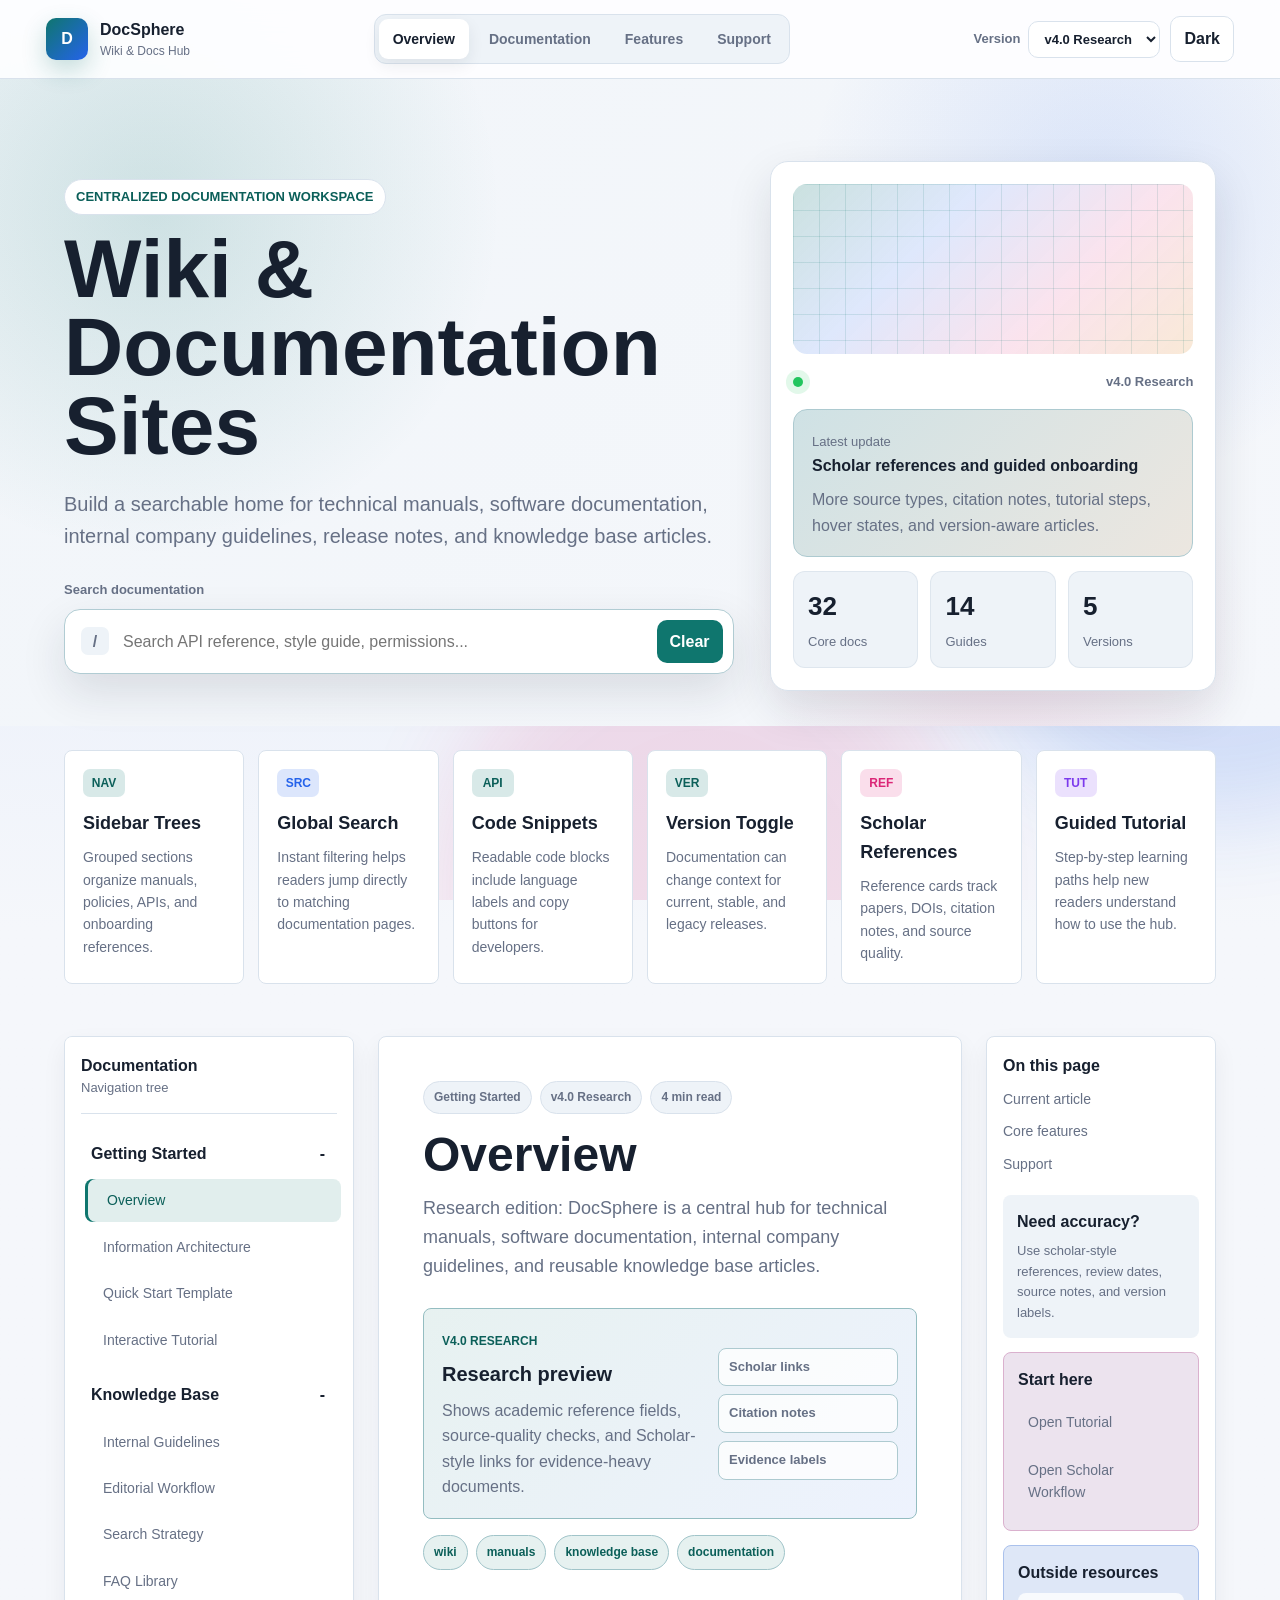
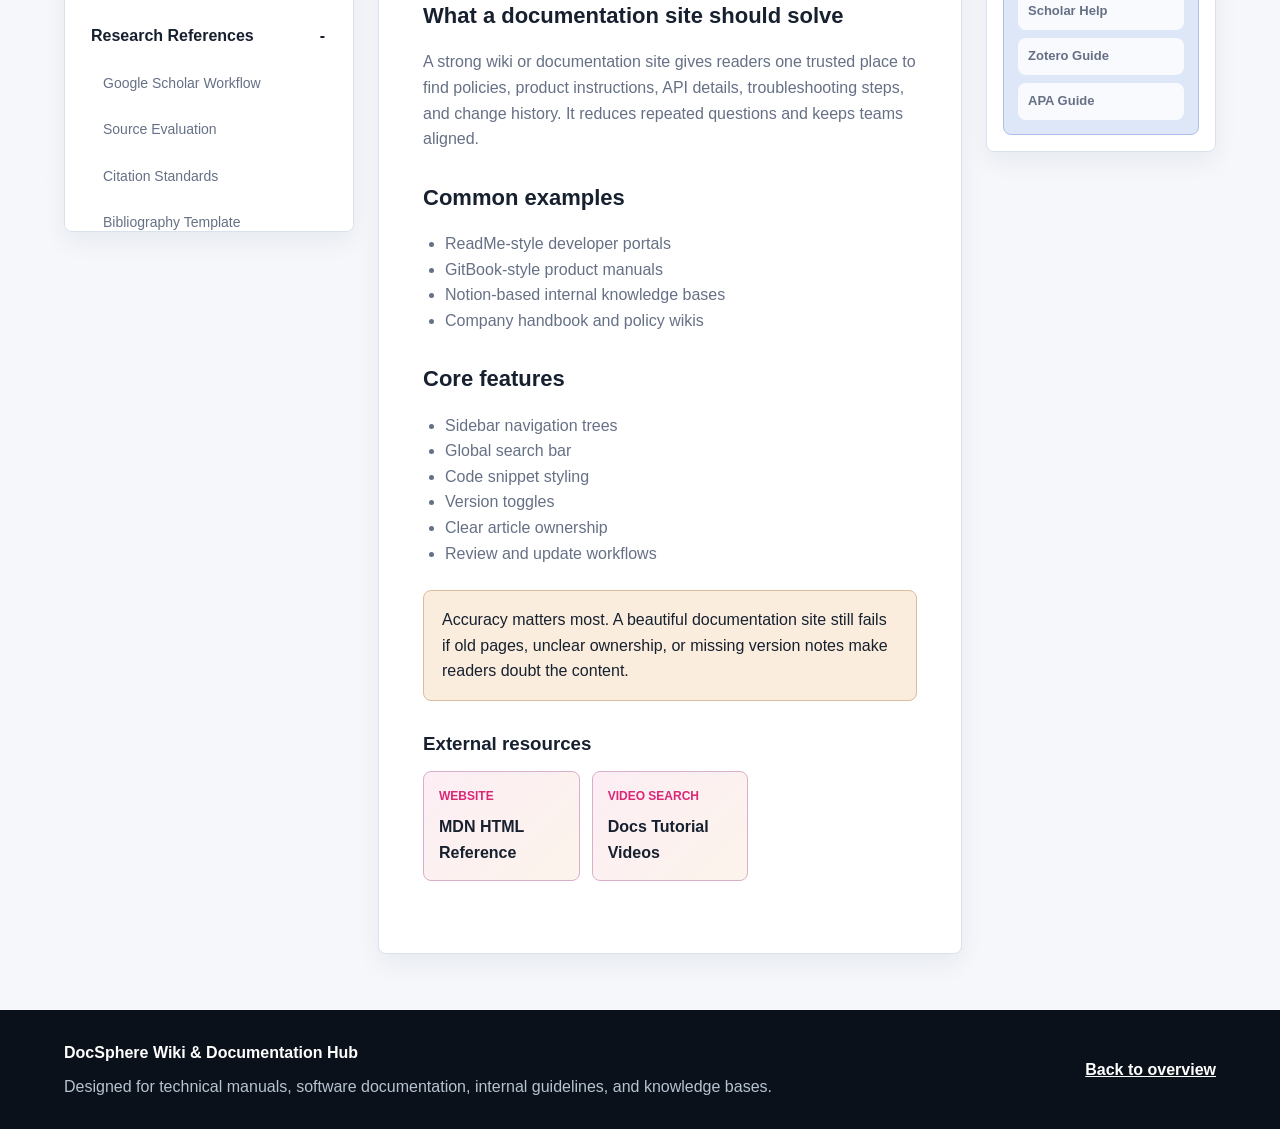
<file: index.html>
<!DOCTYPE html>
<html lang="en">
<head>
  <meta charset="UTF-8">
  <meta name="viewport" content="width=device-width, initial-scale=1.0">
  <title>DocSphere Wiki & Documentation Hub</title>
  <link rel="icon" type="image/svg+xml" href="favicon.svg">
  <link rel="stylesheet" href="css/styles.css">
</head>
<body>
  <div class="motion-bg" aria-hidden="true">
    <span></span>
    <span></span>
    <span></span>
  </div>

  <div class="reading-progress" aria-hidden="true">
    <span id="readingProgress"></span>
  </div>

  <header class="topbar">
    <a class="brand" href="#home" aria-label="DocSphere home">
      <span class="brand-mark">D</span>
      <span>
        <strong>DocSphere</strong>
        <small>Wiki & Docs Hub</small>
      </span>
    </a>

    <button class="icon-button menu-button" id="menuButton" type="button" aria-label="Open documentation menu">
      <span></span>
      <span></span>
      <span></span>
    </button>

    <nav class="topnav" aria-label="Primary navigation">
      <a href="#home" class="active">Overview</a>
      <a href="#docs">Documentation</a>
      <a href="#features">Features</a>
      <a href="#footer">Support</a>
    </nav>

    <div class="top-actions">
      <label class="version-control" for="versionSelect">
        <span>Version</span>
        <select id="versionSelect">
          <option value="v4.0">v4.0 Research</option>
          <option value="v3.5">v3.5 Current</option>
          <option value="v3.2">v3.2 Stable</option>
          <option value="v2.8">v2.8 Legacy</option>
          <option value="v1.9">v1.9 Archive</option>
        </select>
      </label>
      <button class="theme-toggle" id="themeToggle" type="button" aria-label="Toggle dark mode">Dark</button>
    </div>
  </header>

  <main>
    <section class="hero" id="home">
      <div class="hero-content">
        <p class="eyebrow">Centralized documentation workspace</p>
        <h1>Wiki & Documentation Sites</h1>
        <p class="hero-copy">
          Build a searchable home for technical manuals, software documentation,
          internal company guidelines, release notes, and knowledge base articles.
        </p>

        <div class="global-search" role="search">
          <label for="searchBox">Search documentation</label>
          <div class="search-shell">
            <span aria-hidden="true">/</span>
            <input id="searchBox" type="search" placeholder="Search API reference, style guide, permissions...">
            <button id="clearSearch" type="button">Clear</button>
          </div>
          <div class="search-results" id="searchResults" aria-live="polite"></div>
        </div>
      </div>

      <aside class="hero-panel" aria-label="Documentation metrics">
        <div class="panel-header">
          <span class="status-dot"></span>
          <span id="versionBadge">v4.0 Research</span>
        </div>
        <div class="release-card">
          <span>Latest update</span>
          <strong>Scholar references and guided onboarding</strong>
          <p>More source types, citation notes, tutorial steps, hover states, and version-aware articles.</p>
        </div>
        <div class="metric-grid">
          <div>
            <strong>32</strong>
            <span>Core docs</span>
          </div>
          <div>
            <strong>14</strong>
            <span>Guides</span>
          </div>
          <div>
            <strong>5</strong>
            <span>Versions</span>
          </div>
        </div>
      </aside>
    </section>

    <section class="feature-strip" id="features" aria-label="Core documentation site features">
      <article>
        <span class="feature-icon">NAV</span>
        <h2>Sidebar Trees</h2>
        <p>Grouped sections organize manuals, policies, APIs, and onboarding references.</p>
      </article>
      <article>
        <span class="feature-icon">SRC</span>
        <h2>Global Search</h2>
        <p>Instant filtering helps readers jump directly to matching documentation pages.</p>
      </article>
      <article>
        <span class="feature-icon">API</span>
        <h2>Code Snippets</h2>
        <p>Readable code blocks include language labels and copy buttons for developers.</p>
      </article>
      <article>
        <span class="feature-icon">VER</span>
        <h2>Version Toggle</h2>
        <p>Documentation can change context for current, stable, and legacy releases.</p>
      </article>
      <article>
        <span class="feature-icon">REF</span>
        <h2>Scholar References</h2>
        <p>Reference cards track papers, DOIs, citation notes, and source quality.</p>
      </article>
      <article>
        <span class="feature-icon">TUT</span>
        <h2>Guided Tutorial</h2>
        <p>Step-by-step learning paths help new readers understand how to use the hub.</p>
      </article>
    </section>

    <section class="docs-shell" id="docs">
      <aside class="sidebar" id="sidebar" aria-label="Documentation navigation">
        <div class="sidebar-head">
          <strong>Documentation</strong>
          <span>Navigation tree</span>
        </div>

        <div class="nav-group open">
          <button type="button" class="group-toggle">Getting Started</button>
          <div class="group-links">
            <button type="button" class="doc-link active" data-doc="overview">Overview</button>
            <button type="button" class="doc-link" data-doc="architecture">Information Architecture</button>
            <button type="button" class="doc-link" data-doc="quickstart">Quick Start Template</button>
            <button type="button" class="doc-link" data-doc="tutorial">Interactive Tutorial</button>
          </div>
        </div>

        <div class="nav-group open">
          <button type="button" class="group-toggle">Knowledge Base</button>
          <div class="group-links">
            <button type="button" class="doc-link" data-doc="guidelines">Internal Guidelines</button>
            <button type="button" class="doc-link" data-doc="workflow">Editorial Workflow</button>
            <button type="button" class="doc-link" data-doc="search">Search Strategy</button>
            <button type="button" class="doc-link" data-doc="faq">FAQ Library</button>
          </div>
        </div>

        <div class="nav-group open">
          <button type="button" class="group-toggle">Research References</button>
          <div class="group-links">
            <button type="button" class="doc-link" data-doc="scholar">Google Scholar Workflow</button>
            <button type="button" class="doc-link" data-doc="sources">Source Evaluation</button>
            <button type="button" class="doc-link" data-doc="citations">Citation Standards</button>
            <button type="button" class="doc-link" data-doc="bibliography">Bibliography Template</button>
          </div>
        </div>

        <div class="nav-group open">
          <button type="button" class="group-toggle">Developer Docs</button>
          <div class="group-links">
            <button type="button" class="doc-link" data-doc="api">API Reference</button>
            <button type="button" class="doc-link" data-doc="auth">Authentication</button>
            <button type="button" class="doc-link" data-doc="snippets">Snippet Standards</button>
          </div>
        </div>

        <div class="nav-group">
          <button type="button" class="group-toggle">Governance</button>
          <div class="group-links">
            <button type="button" class="doc-link" data-doc="versions">Versioning</button>
            <button type="button" class="doc-link" data-doc="permissions">Permissions</button>
            <button type="button" class="doc-link" data-doc="review">Review Checklist</button>
          </div>
        </div>
      </aside>

      <article class="doc-view" id="docView" tabindex="-1">
        <div class="doc-meta">
          <span id="docCategory">Getting Started</span>
          <span id="docVersion">v3.2 Current</span>
          <span id="docReadTime">4 min read</span>
        </div>

        <h2 id="docTitle">Overview</h2>
        <p class="doc-summary" id="docSummary">
          DocSphere is a central home for manuals, software guides, company policies,
          and developer references.
        </p>

        <div id="docBody"></div>
      </article>

      <aside class="right-rail" aria-label="On this page">
        <strong>On this page</strong>
        <a href="#docs">Current article</a>
        <a href="#features">Core features</a>
        <a href="#footer">Support</a>
        <div class="help-box">
          <span>Need accuracy?</span>
          <p>Use scholar-style references, review dates, source notes, and version labels.</p>
        </div>
        <div class="mini-tutorial">
          <span>Start here</span>
          <button type="button" class="doc-link rail-link" data-doc="tutorial">Open Tutorial</button>
          <button type="button" class="doc-link rail-link" data-doc="scholar">Open Scholar Workflow</button>
        </div>
        <div class="resource-hub">
          <span>Outside resources</span>
          <a href="https://scholar.google.com/intl/us/scholar/help.html" target="_blank" rel="noopener noreferrer">Scholar Help</a>
          <a href="https://www.zotero.org/support/quick_start_guide" target="_blank" rel="noopener noreferrer">Zotero Guide</a>
          <a href="https://owl.purdue.edu/owl/research_and_citation/apa_style/apa_formatting_and_style_guide/index.html" target="_blank" rel="noopener noreferrer">APA Guide</a>
        </div>
      </aside>
    </section>
  </main>

  <button class="back-to-top" id="topButton" type="button">Top</button>

  <footer id="footer">
    <div>
      <strong>DocSphere Wiki & Documentation Hub</strong>
      <p>Designed for technical manuals, software documentation, internal guidelines, and knowledge bases.</p>
    </div>
    <a href="#home">Back to overview</a>
  </footer>

  <script src="js/app.js"></script>
</body>
</html>
</file>
<file: css/styles.css>
:root {
  --bg: #f5f7fb;
  --surface: #ffffff;
  --surface-soft: #eef3f8;
  --ink: #17202f;
  --muted: #667085;
  --line: #d9e2ec;
  --brand: #0f766e;
  --brand-strong: #0b5f59;
  --accent: #d97706;
  --rose: #db2777;
  --blue: #2563eb;
  --violet: #7c3aed;
  --code-bg: #111827;
  --code-ink: #e5eef8;
  --shadow: 0 18px 45px rgba(23, 32, 47, 0.12);
  --glow: 0 0 0 4px color-mix(in srgb, var(--brand) 15%, transparent);
}

body.dark {
  --bg: #10151d;
  --surface: #151d28;
  --surface-soft: #1d2735;
  --ink: #eef4fb;
  --muted: #a6b3c3;
  --line: #2a3748;
  --brand: #2dd4bf;
  --brand-strong: #5eead4;
  --accent: #f59e0b;
  --rose: #fb7185;
  --blue: #60a5fa;
  --violet: #a78bfa;
  --code-bg: #070b12;
  --code-ink: #eff6ff;
  --shadow: 0 18px 45px rgba(0, 0, 0, 0.24);
}

* {
  box-sizing: border-box;
}

html {
  scroll-behavior: smooth;
}

body {
  margin: 0;
  background:
    linear-gradient(180deg, color-mix(in srgb, var(--bg) 88%, var(--blue) 12%), var(--bg) 34%),
    var(--bg);
  color: var(--ink);
  font-family: "Segoe UI", Arial, sans-serif;
  line-height: 1.6;
}

.motion-bg {
  position: fixed;
  inset: 0;
  z-index: -1;
  overflow: hidden;
  pointer-events: none;
}

.motion-bg span {
  position: absolute;
  width: 42vmax;
  height: 42vmax;
  border-radius: 999px;
  filter: blur(46px);
  opacity: 0.2;
  transform: translate3d(0, 0, 0);
  animation: driftLoop 22s ease-in-out infinite alternate;
}

.motion-bg span:nth-child(1) {
  left: -14vmax;
  top: 4vmax;
  background: color-mix(in srgb, var(--brand) 70%, transparent);
}

.motion-bg span:nth-child(2) {
  right: -16vmax;
  top: 22vmax;
  background: color-mix(in srgb, var(--blue) 72%, transparent);
  animation-duration: 28s;
  animation-delay: -7s;
}

.motion-bg span:nth-child(3) {
  left: 34vmax;
  bottom: -20vmax;
  background: color-mix(in srgb, var(--rose) 62%, transparent);
  animation-duration: 32s;
  animation-delay: -12s;
}

button,
input,
select {
  font: inherit;
}

button {
  cursor: pointer;
}

button:focus-visible,
a:focus-visible,
input:focus-visible,
select:focus-visible {
  outline: 3px solid color-mix(in srgb, var(--brand) 45%, transparent);
  outline-offset: 3px;
}

a {
  color: inherit;
}

.reading-progress {
  position: fixed;
  top: 0;
  left: 0;
  z-index: 1000;
  width: 100%;
  height: 4px;
  background: transparent;
}

.reading-progress span {
  display: block;
  width: 0;
  height: 100%;
  background: linear-gradient(90deg, var(--brand), var(--accent));
}

.topbar {
  position: sticky;
  top: 0;
  z-index: 50;
  display: grid;
  grid-template-columns: auto 1fr auto;
  align-items: center;
  gap: 24px;
  padding: 14px clamp(18px, 4vw, 46px);
  background: color-mix(in srgb, var(--surface) 92%, transparent);
  border-bottom: 1px solid var(--line);
  backdrop-filter: blur(18px);
}

.brand {
  display: inline-flex;
  align-items: center;
  gap: 12px;
  text-decoration: none;
}

.brand-mark {
  display: grid;
  place-items: center;
  width: 42px;
  height: 42px;
  border-radius: 10px;
  background: linear-gradient(135deg, var(--brand), var(--blue));
  color: #ffffff;
  font-weight: 800;
  box-shadow: 0 10px 25px rgba(15, 118, 110, 0.24);
}

.brand:hover .brand-mark {
  transform: rotate(-4deg) scale(1.04);
}

.brand strong,
.brand small {
  display: block;
}

.brand small {
  color: var(--muted);
  font-size: 12px;
}

.topnav {
  justify-self: center;
  display: flex;
  gap: 6px;
  padding: 4px;
  background: var(--surface-soft);
  border: 1px solid var(--line);
  border-radius: 12px;
}

.topnav a {
  padding: 9px 14px;
  border-radius: 9px;
  color: var(--muted);
  font-size: 14px;
  font-weight: 700;
  text-decoration: none;
  transition: 180ms ease;
}

.topnav a:hover,
.topnav a.active {
  background: var(--surface);
  color: var(--ink);
  box-shadow: 0 6px 16px rgba(23, 32, 47, 0.08);
}

.version-control select:hover,
.theme-toggle:hover,
.icon-button:hover,
.search-shell button:hover,
.copy-code:hover,
.back-to-top:hover {
  transform: translateY(-1px);
  box-shadow: var(--glow);
}

.top-actions {
  display: flex;
  align-items: center;
  gap: 10px;
}

.version-control {
  display: flex;
  align-items: center;
  gap: 8px;
  color: var(--muted);
  font-size: 13px;
  font-weight: 700;
}

.version-control select,
.theme-toggle,
.icon-button {
  border: 1px solid var(--line);
  background: var(--surface);
  color: var(--ink);
  border-radius: 10px;
}

.version-control select {
  padding: 9px 11px;
}

.theme-toggle {
  padding: 9px 13px;
  font-weight: 800;
}

.menu-button {
  display: none;
  width: 42px;
  height: 42px;
  padding: 10px;
}

.menu-button span {
  display: block;
  height: 2px;
  margin: 5px 0;
  background: var(--ink);
}

.hero {
  display: grid;
  grid-template-columns: minmax(0, 1.2fr) minmax(300px, 0.8fr);
  gap: 36px;
  align-items: center;
  padding: clamp(46px, 7vw, 82px) clamp(18px, 5vw, 72px) 34px;
  min-height: 560px;
  background:
    radial-gradient(circle at 12% 20%, rgba(15, 118, 110, 0.16), transparent 28%),
    radial-gradient(circle at 86% 18%, rgba(37, 99, 235, 0.13), transparent 24%),
    radial-gradient(circle at 78% 84%, rgba(219, 39, 119, 0.11), transparent 22%),
    linear-gradient(135deg, color-mix(in srgb, var(--surface-soft) 80%, white), var(--bg));
}

.hero-content {
  max-width: 850px;
  animation: riseIn 560ms ease both;
}

.eyebrow {
  width: max-content;
  max-width: 100%;
  margin: 0 0 14px;
  padding: 7px 11px;
  border: 1px solid var(--line);
  border-radius: 999px;
  color: var(--brand-strong);
  background: var(--surface);
  font-size: 13px;
  font-weight: 800;
  text-transform: uppercase;
}

.hero h1 {
  margin: 0;
  max-width: 760px;
  font-size: clamp(42px, 7vw, 82px);
  line-height: 0.96;
  letter-spacing: 0;
}

.hero-copy {
  max-width: 720px;
  margin: 22px 0 28px;
  color: var(--muted);
  font-size: 20px;
}

.global-search {
  max-width: 800px;
}

.global-search label {
  display: block;
  margin-bottom: 8px;
  color: var(--muted);
  font-size: 13px;
  font-weight: 800;
}

.search-shell {
  display: grid;
  grid-template-columns: auto 1fr auto;
  align-items: center;
  gap: 12px;
  padding: 10px 10px 10px 16px;
  background: var(--surface);
  border: 1px solid color-mix(in srgb, var(--line) 80%, var(--brand) 20%);
  border-radius: 16px;
  box-shadow: var(--shadow);
}

.search-shell:focus-within {
  border-color: color-mix(in srgb, var(--brand) 65%, var(--line));
  box-shadow: var(--shadow), var(--glow);
}

.search-shell span {
  display: grid;
  place-items: center;
  width: 28px;
  height: 28px;
  border-radius: 7px;
  background: var(--surface-soft);
  color: var(--muted);
  font-weight: 900;
}

.search-shell input {
  width: 100%;
  min-width: 0;
  border: 0;
  outline: 0;
  background: transparent;
  color: var(--ink);
}

.search-shell button {
  padding: 9px 13px;
  border: 0;
  border-radius: 10px;
  background: var(--brand);
  color: #ffffff;
  font-weight: 800;
}

.search-results {
  display: none;
  margin-top: 10px;
  overflow: hidden;
  background: var(--surface);
  border: 1px solid var(--line);
  border-radius: 14px;
  box-shadow: var(--shadow);
}

.search-results.show {
  display: block;
}

.search-result {
  display: block;
  width: 100%;
  padding: 13px 16px;
  border: 0;
  border-bottom: 1px solid var(--line);
  background: transparent;
  color: var(--ink);
  text-align: left;
}

.search-result:last-child {
  border-bottom: 0;
}

.search-result:hover {
  background: var(--surface-soft);
}

.search-result strong,
.search-result span {
  display: block;
}

.search-result span {
  color: var(--muted);
  font-size: 13px;
}

.hero-panel {
  position: relative;
  padding: 22px;
  background: var(--surface);
  border: 1px solid var(--line);
  border-radius: 18px;
  box-shadow: var(--shadow);
  animation: floatIn 720ms ease both;
}

.hero-panel::before {
  content: "";
  display: block;
  height: 170px;
  margin-bottom: 18px;
  border-radius: 14px;
  background:
    linear-gradient(90deg, rgba(15, 118, 110, 0.13) 1px, transparent 1px),
    linear-gradient(rgba(15, 118, 110, 0.13) 1px, transparent 1px),
    linear-gradient(135deg, rgba(15, 118, 110, 0.22), rgba(37, 99, 235, 0.15), rgba(219, 39, 119, 0.13), rgba(217, 119, 6, 0.16));
  background-size: 26px 26px, 26px 26px, auto;
}

.panel-header,
.metric-grid {
  display: flex;
  align-items: center;
}

.panel-header {
  justify-content: space-between;
  margin-bottom: 16px;
  color: var(--muted);
  font-size: 13px;
  font-weight: 800;
}

.status-dot {
  width: 10px;
  height: 10px;
  border-radius: 999px;
  background: #22c55e;
  box-shadow: 0 0 0 7px rgba(34, 197, 94, 0.13);
}

.release-card {
  padding: 18px;
  background:
    linear-gradient(135deg, color-mix(in srgb, var(--surface-soft) 86%, var(--brand) 14%), color-mix(in srgb, var(--surface-soft) 90%, var(--accent) 10%));
  border: 1px solid color-mix(in srgb, var(--line) 78%, var(--brand) 22%);
  border-radius: 14px;
}

.release-card span,
.metric-grid span {
  color: var(--muted);
  font-size: 13px;
}

.release-card strong,
.metric-grid strong {
  display: block;
}

.release-card p {
  margin: 8px 0 0;
  color: var(--muted);
}

.metric-grid {
  gap: 12px;
  margin-top: 14px;
}

.metric-grid div {
  flex: 1;
  padding: 14px;
  background: var(--surface-soft);
  border: 1px solid color-mix(in srgb, var(--line) 76%, transparent);
  border-radius: 12px;
  transition: transform 180ms ease, background 180ms ease;
}

.metric-grid div:hover {
  transform: translateY(-3px);
  background: color-mix(in srgb, var(--surface-soft) 82%, var(--blue) 18%);
}

.metric-grid strong {
  font-size: 26px;
}

.feature-strip {
  display: grid;
  grid-template-columns: repeat(6, minmax(0, 1fr));
  gap: 14px;
  padding: 24px clamp(18px, 5vw, 72px);
}

.feature-strip article {
  padding: 18px;
  background: var(--surface);
  border: 1px solid var(--line);
  border-radius: 8px;
  transition: transform 180ms ease, box-shadow 180ms ease, border-color 180ms ease, background 180ms ease;
}

.feature-strip article:hover {
  transform: translateY(-6px);
  border-color: color-mix(in srgb, var(--brand) 36%, var(--line));
  background:
    linear-gradient(180deg, color-mix(in srgb, var(--surface) 82%, var(--brand) 9%), var(--surface));
  box-shadow: var(--shadow);
}

.feature-icon {
  display: inline-grid;
  place-items: center;
  min-width: 42px;
  height: 28px;
  margin-bottom: 12px;
  border-radius: 7px;
  background: color-mix(in srgb, var(--brand) 16%, transparent);
  color: var(--brand-strong);
  font-size: 12px;
  font-weight: 900;
}

.feature-strip article:nth-child(2) .feature-icon {
  background: color-mix(in srgb, var(--blue) 16%, transparent);
  color: var(--blue);
}

.feature-strip article:nth-child(5) .feature-icon {
  background: color-mix(in srgb, var(--rose) 15%, transparent);
  color: var(--rose);
}

.feature-strip article:nth-child(6) .feature-icon {
  background: color-mix(in srgb, var(--violet) 15%, transparent);
  color: var(--violet);
}

.feature-strip h2 {
  margin: 0 0 8px;
  font-size: 18px;
}

.feature-strip p {
  margin: 0;
  color: var(--muted);
  font-size: 14px;
}

.docs-shell {
  display: grid;
  grid-template-columns: 290px minmax(0, 1fr) 230px;
  gap: 24px;
  align-items: start;
  padding: 28px clamp(18px, 5vw, 72px) 56px;
}

.sidebar,
.right-rail,
.doc-view {
  background: var(--surface);
  border: 1px solid var(--line);
  box-shadow: 0 10px 24px rgba(23, 32, 47, 0.06);
}

.sidebar,
.right-rail {
  position: sticky;
  top: 84px;
  border-radius: 8px;
}

.sidebar {
  max-height: calc(100vh - 104px);
  overflow: auto;
  padding: 16px;
}

.sidebar-head {
  margin-bottom: 16px;
  padding-bottom: 14px;
  border-bottom: 1px solid var(--line);
}

.sidebar-head strong,
.sidebar-head span {
  display: block;
}

.sidebar-head span {
  color: var(--muted);
  font-size: 13px;
}

.nav-group + .nav-group {
  margin-top: 8px;
}

.group-toggle,
.doc-link {
  width: 100%;
  border: 0;
  text-align: left;
}

.group-toggle {
  position: relative;
  padding: 11px 34px 11px 10px;
  background: transparent;
  color: var(--ink);
  border-radius: 8px;
  font-weight: 800;
}

.group-toggle::after {
  content: "+";
  position: absolute;
  right: 12px;
}

.nav-group.open .group-toggle::after {
  content: "-";
}

.group-toggle:hover {
  background: var(--surface-soft);
}

.group-links {
  display: grid;
  grid-template-rows: 0fr;
  transition: grid-template-rows 220ms ease;
}

.nav-group.open .group-links {
  grid-template-rows: 1fr;
}

.group-links > * {
  overflow: hidden;
}

.doc-link {
  display: block;
  margin: 2px 0;
  padding: 10px 10px 10px 22px;
  background: transparent;
  color: var(--muted);
  border-radius: 8px;
  font-size: 14px;
  transition: 160ms ease;
}

.doc-link:hover,
.doc-link.active {
  background: color-mix(in srgb, var(--brand) 12%, transparent);
  color: var(--brand-strong);
  transform: translateX(4px);
}

.doc-link.active {
  box-shadow: inset 3px 0 0 var(--brand);
}

.doc-view {
  min-height: 720px;
  padding: clamp(22px, 4vw, 44px);
  border-radius: 8px;
  outline: none;
}

.doc-view.switching {
  animation: docSwitch 280ms ease both;
}

.doc-meta {
  display: flex;
  flex-wrap: wrap;
  gap: 8px;
  margin-bottom: 16px;
}

.doc-meta span {
  padding: 6px 10px;
  background: var(--surface-soft);
  border: 1px solid var(--line);
  border-radius: 999px;
  color: var(--muted);
  font-size: 12px;
  font-weight: 800;
}

.doc-view h2 {
  margin: 0;
  font-size: clamp(30px, 5vw, 48px);
  line-height: 1.05;
}

.doc-summary {
  max-width: 760px;
  margin: 14px 0 28px;
  color: var(--muted);
  font-size: 18px;
}

.tag-list {
  display: flex;
  flex-wrap: wrap;
  gap: 8px;
  margin: -10px 0 24px;
}

.tag-list span {
  padding: 7px 10px;
  border: 1px solid color-mix(in srgb, var(--brand) 28%, var(--line));
  border-radius: 999px;
  background: color-mix(in srgb, var(--brand) 10%, transparent);
  color: var(--brand-strong);
  font-size: 12px;
  font-weight: 800;
}

.version-panel {
  display: grid;
  grid-template-columns: minmax(0, 1.25fr) minmax(180px, 0.75fr);
  gap: 16px;
  margin: 0 0 26px;
  padding: 18px;
  border: 1px solid color-mix(in srgb, var(--brand) 34%, var(--line));
  border-radius: 8px;
  background:
    linear-gradient(135deg, color-mix(in srgb, var(--surface) 84%, var(--brand) 10%), color-mix(in srgb, var(--surface) 92%, var(--blue) 8%));
}

.version-panel span {
  display: inline-block;
  margin-bottom: 6px;
  color: var(--brand-strong);
  font-size: 12px;
  font-weight: 900;
  text-transform: uppercase;
}

.version-panel strong {
  display: block;
  font-size: 20px;
}

.version-panel p {
  margin: 8px 0 0;
  color: var(--muted);
}

.version-panel ul {
  display: grid;
  gap: 8px;
  align-content: center;
  margin: 0;
  padding: 0;
  list-style: none;
}

.version-panel li {
  padding: 8px 10px;
  border: 1px solid color-mix(in srgb, var(--line) 78%, var(--brand) 22%);
  border-radius: 8px;
  background: color-mix(in srgb, var(--surface) 78%, transparent);
  color: var(--muted);
  font-size: 13px;
  font-weight: 800;
}

.doc-section {
  margin-top: 28px;
}

.doc-section h3 {
  margin: 0 0 10px;
  font-size: 22px;
}

.doc-section p,
.doc-section li {
  color: var(--muted);
}

.doc-section ul,
.doc-section ol {
  padding-left: 22px;
}

.callout {
  margin: 24px 0;
  padding: 16px 18px;
  background: color-mix(in srgb, var(--accent) 13%, transparent);
  border: 1px solid color-mix(in srgb, var(--accent) 35%, var(--line));
  border-radius: 8px;
}

.tutorial-panel {
  margin: 30px 0;
  padding: 20px;
  border: 1px solid color-mix(in srgb, var(--violet) 32%, var(--line));
  border-radius: 8px;
  background:
    linear-gradient(135deg, color-mix(in srgb, var(--surface) 82%, var(--violet) 10%), color-mix(in srgb, var(--surface) 92%, var(--blue) 8%));
}

.tutorial-panel h3 {
  margin: 0 0 16px;
}

.tutorial-panel ol {
  display: grid;
  gap: 12px;
  margin: 0;
  padding: 0;
  list-style: none;
}

.tutorial-panel li {
  display: grid;
  grid-template-columns: auto 1fr;
  gap: 14px;
  padding: 14px;
  background: color-mix(in srgb, var(--surface) 86%, transparent);
  border: 1px solid var(--line);
  border-radius: 8px;
  transition: transform 180ms ease, border-color 180ms ease;
}

.tutorial-panel li:hover {
  transform: translateX(5px);
  border-color: color-mix(in srgb, var(--violet) 42%, var(--line));
}

.tutorial-panel li > span {
  display: grid;
  place-items: center;
  width: 42px;
  height: 42px;
  border-radius: 8px;
  background: var(--violet);
  color: #ffffff;
  font-weight: 900;
}

.tutorial-panel p {
  margin: 4px 0 0;
  color: var(--muted);
}

.reference-grid {
  display: grid;
  grid-template-columns: repeat(3, minmax(0, 1fr));
  gap: 12px;
  margin: 26px 0;
}

.reference-card {
  padding: 16px;
  border: 1px solid color-mix(in srgb, var(--line) 74%, var(--blue) 26%);
  border-radius: 8px;
  background:
    linear-gradient(180deg, color-mix(in srgb, var(--surface) 88%, var(--blue) 8%), var(--surface));
  transition: transform 180ms ease, box-shadow 180ms ease, border-color 180ms ease;
}

.reference-card:hover {
  transform: translateY(-5px);
  border-color: color-mix(in srgb, var(--blue) 48%, var(--line));
  box-shadow: var(--shadow);
}

.reference-card span {
  display: block;
  color: var(--blue);
  font-size: 12px;
  font-weight: 900;
  text-transform: uppercase;
}

.reference-card strong {
  display: block;
  margin-top: 8px;
}

.reference-card p {
  margin: 8px 0 0;
  color: var(--muted);
  font-size: 14px;
}

.resource-links {
  margin: 28px 0;
}

.resource-links h3 {
  margin: 0 0 12px;
}

.resource-links > div {
  display: grid;
  grid-template-columns: repeat(3, minmax(0, 1fr));
  gap: 12px;
}

.resource-button {
  display: block;
  min-height: 96px;
  padding: 15px;
  border: 1px solid color-mix(in srgb, var(--line) 72%, var(--rose) 28%);
  border-radius: 8px;
  background:
    linear-gradient(135deg, color-mix(in srgb, var(--surface) 88%, var(--rose) 8%), color-mix(in srgb, var(--surface) 92%, var(--accent) 8%));
  text-decoration: none;
  transition: transform 180ms ease, box-shadow 180ms ease, border-color 180ms ease;
}

.resource-button:hover {
  transform: translateY(-5px);
  border-color: color-mix(in srgb, var(--rose) 48%, var(--line));
  box-shadow: var(--shadow);
}

.resource-button span {
  display: block;
  color: var(--rose);
  font-size: 12px;
  font-weight: 900;
  text-transform: uppercase;
}

.resource-button strong {
  display: block;
  margin-top: 8px;
  color: var(--ink);
}

.code-card {
  overflow: hidden;
  margin: 20px 0;
  background: var(--code-bg);
  border: 1px solid color-mix(in srgb, var(--line) 35%, transparent);
  border-radius: 8px;
}

.code-head {
  display: flex;
  justify-content: space-between;
  align-items: center;
  gap: 12px;
  padding: 10px 12px;
  border-bottom: 1px solid rgba(255, 255, 255, 0.1);
  color: #cbd5e1;
  font-size: 13px;
  font-weight: 800;
}

.copy-code {
  border: 1px solid rgba(255, 255, 255, 0.16);
  border-radius: 7px;
  padding: 6px 9px;
  background: rgba(255, 255, 255, 0.08);
  color: #ffffff;
  font-size: 12px;
  font-weight: 800;
}

.copy-code:hover {
  background: rgba(255, 255, 255, 0.16);
}

pre {
  margin: 0;
  padding: 18px;
  overflow: auto;
  color: var(--code-ink);
}

code {
  font-family: Consolas, "Courier New", monospace;
}

.right-rail {
  padding: 16px;
}

.right-rail strong,
.right-rail a {
  display: block;
}

.right-rail a {
  margin-top: 10px;
  color: var(--muted);
  text-decoration: none;
  font-size: 14px;
}

.right-rail a:hover {
  color: var(--brand-strong);
}

.help-box {
  margin-top: 20px;
  padding: 14px;
  background: var(--surface-soft);
  border-radius: 8px;
}

.mini-tutorial {
  margin-top: 14px;
  padding: 14px;
  border: 1px solid color-mix(in srgb, var(--rose) 26%, var(--line));
  border-radius: 8px;
  background: color-mix(in srgb, var(--rose) 8%, var(--surface-soft));
}

.mini-tutorial span {
  display: block;
  margin-bottom: 8px;
  font-weight: 900;
}

.resource-hub {
  margin-top: 14px;
  padding: 14px;
  border: 1px solid color-mix(in srgb, var(--blue) 26%, var(--line));
  border-radius: 8px;
  background: color-mix(in srgb, var(--blue) 8%, var(--surface-soft));
}

.resource-hub span {
  display: block;
  margin-bottom: 8px;
  font-weight: 900;
}

.resource-hub a {
  display: block;
  margin-top: 8px;
  padding: 8px 10px;
  border-radius: 8px;
  background: color-mix(in srgb, var(--surface) 80%, transparent);
  color: var(--muted);
  font-size: 13px;
  font-weight: 800;
  text-decoration: none;
}

.resource-hub a:hover {
  color: var(--blue);
  transform: translateX(4px);
}

.rail-link {
  margin-top: 6px;
  padding-left: 10px;
}

.help-box span {
  font-weight: 900;
}

.help-box p {
  margin: 6px 0 0;
  color: var(--muted);
  font-size: 13px;
}

.back-to-top {
  position: fixed;
  right: 18px;
  bottom: 18px;
  z-index: 45;
  opacity: 0;
  pointer-events: none;
  padding: 11px 14px;
  border: 0;
  border-radius: 999px;
  background: var(--brand);
  color: #ffffff;
  font-weight: 900;
  box-shadow: var(--shadow);
  transform: translateY(12px);
  transition: 180ms ease;
}

.back-to-top.show {
  opacity: 1;
  pointer-events: auto;
  transform: translateY(0);
}

footer {
  display: flex;
  justify-content: space-between;
  gap: 18px;
  padding: 30px clamp(18px, 5vw, 72px);
  background: #0b111a;
  color: #ffffff;
}

footer p {
  max-width: 720px;
  margin: 8px 0 0;
  color: #b6c3d1;
}

footer a {
  align-self: center;
  color: #ffffff;
  font-weight: 800;
}

@keyframes riseIn {
  from {
    opacity: 0;
    transform: translateY(18px);
  }
  to {
    opacity: 1;
    transform: translateY(0);
  }
}

@keyframes floatIn {
  from {
    opacity: 0;
    transform: translateY(22px) scale(0.98);
  }
  to {
    opacity: 1;
    transform: translateY(0) scale(1);
  }
}

@keyframes docSwitch {
  from {
    opacity: 0;
    transform: translateY(8px);
  }
  to {
    opacity: 1;
    transform: translateY(0);
  }
}

@keyframes driftLoop {
  0% {
    transform: translate3d(0, 0, 0) scale(1);
  }
  50% {
    transform: translate3d(8vmax, -4vmax, 0) scale(1.08);
  }
  100% {
    transform: translate3d(-5vmax, 6vmax, 0) scale(0.96);
  }
}

@media (max-width: 1100px) {
  .topbar {
    grid-template-columns: auto auto 1fr;
  }

  .menu-button {
    display: block;
  }

  .topnav {
    display: none;
  }

  .hero,
  .docs-shell {
    grid-template-columns: 1fr;
  }

  .sidebar {
    display: none;
    position: fixed;
    top: 76px;
    left: 18px;
    right: 18px;
    z-index: 60;
    max-height: calc(100vh - 100px);
    box-shadow: var(--shadow);
  }

  .sidebar.open {
    display: block;
  }

  .right-rail {
    position: static;
  }

  .feature-strip {
    grid-template-columns: repeat(2, minmax(0, 1fr));
  }

  .reference-grid {
    grid-template-columns: 1fr;
  }

  .resource-links > div,
  .version-panel {
    grid-template-columns: 1fr;
  }
}

@media (max-width: 720px) {
  .topbar {
    grid-template-columns: 1fr auto;
  }

  .brand small,
  .version-control span {
    display: none;
  }

  .menu-button {
    grid-column: 2;
    grid-row: 1;
  }

  .top-actions {
    grid-column: 1 / -1;
    justify-content: space-between;
  }

  .hero {
    min-height: auto;
    padding-top: 34px;
  }

  .hero-copy {
    font-size: 17px;
  }

  .search-shell {
    grid-template-columns: auto 1fr;
  }

  .search-shell button {
    grid-column: 1 / -1;
  }

  .feature-strip {
    grid-template-columns: 1fr;
  }

  .metric-grid,
  footer {
    flex-direction: column;
  }

  .docs-shell {
    padding-top: 16px;
  }

  .motion-bg span {
    width: 64vmax;
    height: 64vmax;
  }
}

@media (prefers-reduced-motion: reduce) {
  *,
  *::before,
  *::after {
    animation-duration: 1ms !important;
    scroll-behavior: auto !important;
    transition-duration: 1ms !important;
  }

  .motion-bg span {
    animation: none !important;
  }
}
</file>
